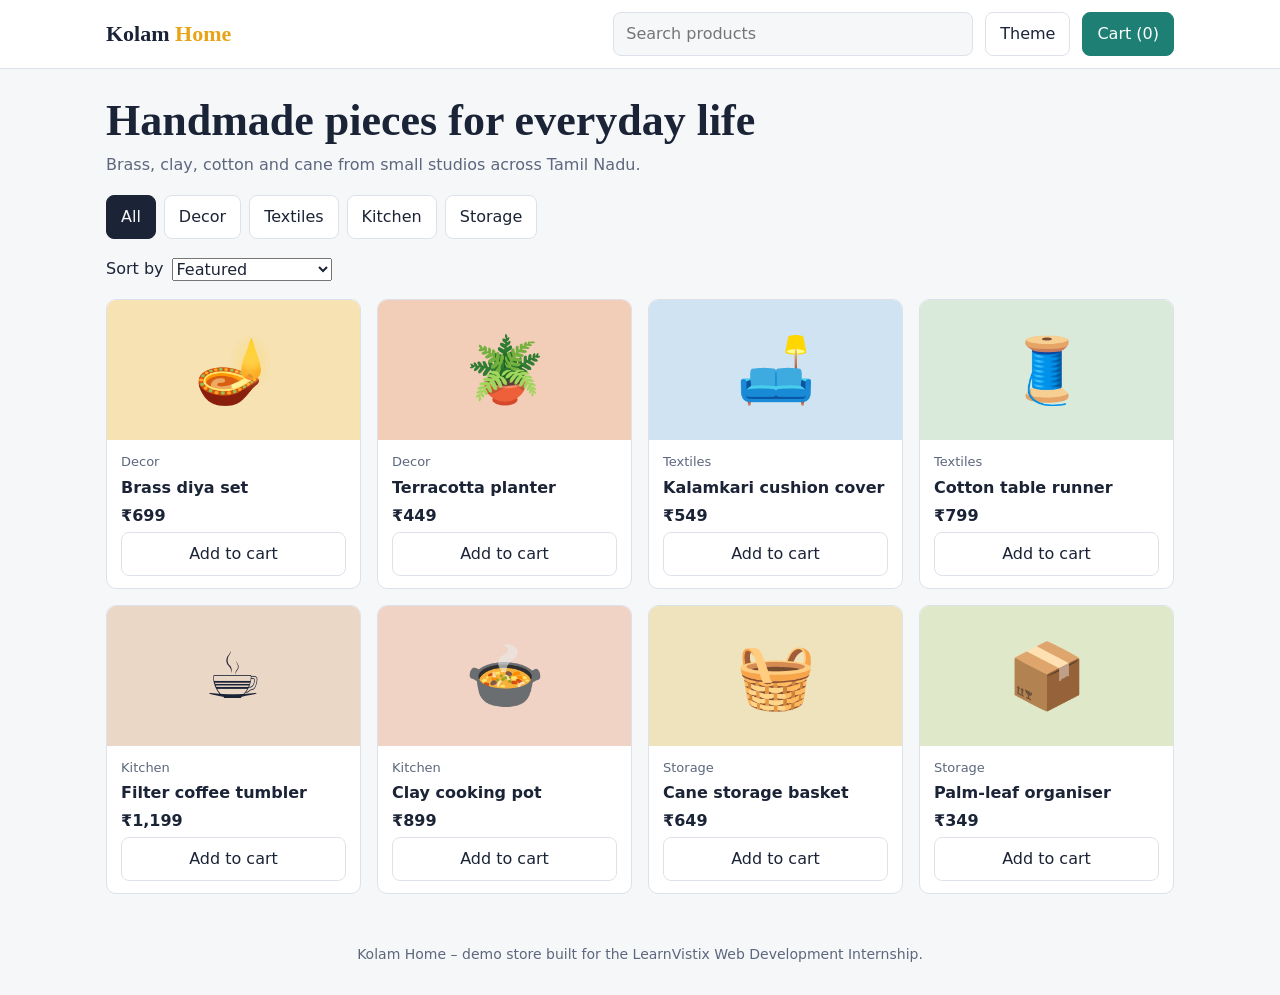
<file: E-commerce/index.html>
<!DOCTYPE html>
<html lang="en"><head><meta charset="utf-8">
<meta name="viewport" content="width=device-width, initial-scale=1, viewport-fit=cover">
<title>Kolam Home – Handmade Home Goods!!!</title>
<link rel="stylesheet" href="style.css"></head><body>
<header><div class="bar">
<div class="logo">Kolam <span>Home</span></div>
<input type="search" id="q" placeholder="Search products" aria-label="Search products">
<button id="theme" aria-label="Toggle theme">Theme</button>
<button class="primary" id="cartBtn">Cart (<span id="cnt">0</span>)</button>
</div></header>
<main>
<h1>Handmade pieces for everyday life</h1>
<p class="sub">Brass, clay, cotton and cane from small studios across Tamil Nadu.</p>
<div class="tools" id="cats"></div>
<div class="tools"><label for="sort">Sort by</label>
<select id="sort"><option value="">Featured</option><option value="lo">Price: low to high</option><option value="hi">Price: high to low</option></select></div>
<div class="grid" id="grid"></div>
</main>
<footer>Kolam Home – demo store built for the LearnVistix Web Development Internship.</footer>

<dialog id="detail"><div class="big" id="dPic"></div><h2 id="dName" style="margin:8px 0 0"></h2>
<div class="cat" id="dCat"></div><p id="dDesc"></p><div class="price" id="dPrice"></div>
<div style="display:flex;gap:8px;margin-top:14px"><button class="primary" id="dAdd">Add to cart</button><button id="dClose">Close</button></div></dialog>

<dialog id="cart"><h2 style="margin-top:0">Your cart</h2><div id="items"></div>
<div class="tot"><span>Total</span><span id="total">₹0</span></div>
<div style="display:flex;gap:8px"><button class="primary" id="checkout">Place order</button><button id="cClose">Keep shopping</button></div></dialog>
<div class="toast" id="toast" role="status"></div>

<script src="script.js"></script></body></html>
</file>
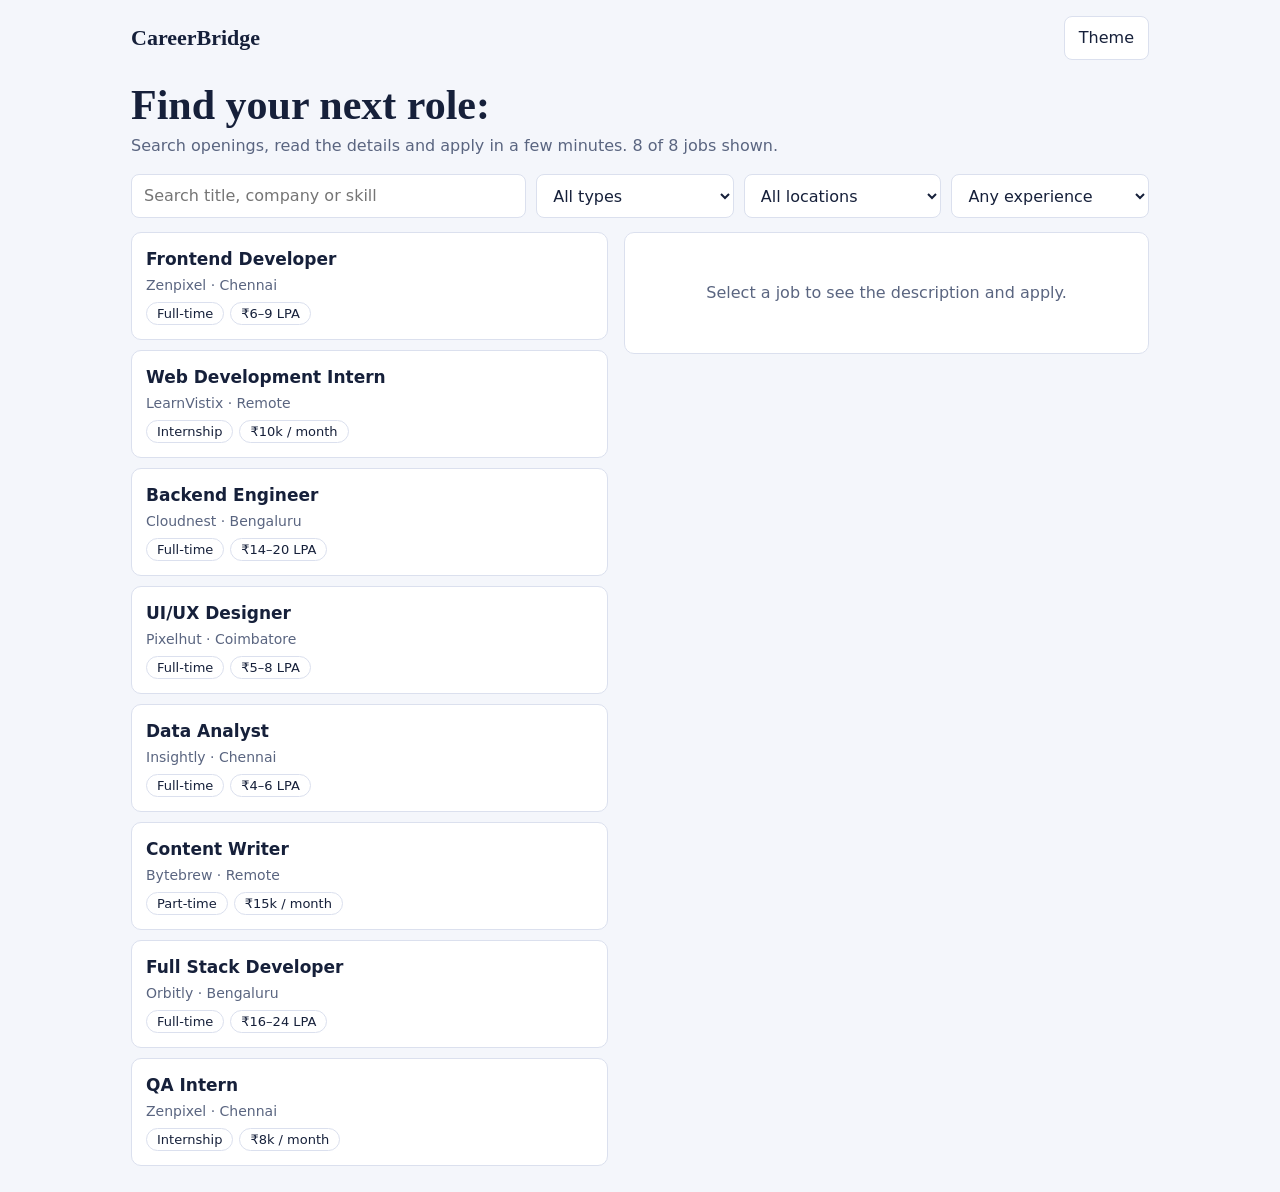
<file: Job portal/index.html>
<!DOCTYPE html>
<html lang="en">
  <head><meta charset="utf-8">
<meta name="viewport" content="width=device-width, initial-scale=1, viewport-fit=cover">
<title>CareerBridge:Job Portal!!</title>
<link rel="stylesheet" href="style.css"></head>
  <body>
    <div class="wrap">
<nav><div class="logo">CareerBridge</div><button id="theme">Theme</button></nav>
<h1>Find your next role:</h1>
<p class="sub">Search openings, read the details and apply in a few minutes. <span id="count"></span></p>
<div class="filters">
<input type="search" id="q" placeholder="Search title, company or skill" aria-label="Search jobs">
<select id="type" aria-label="Job type"><option value="">All types</option><option>Full-time</option><option>Internship</option><option>Part-time</option></select>
<select id="loc" aria-label="Location"><option value="">All locations</option></select>
<select id="exp" aria-label="Experience"><option value="">Any experience</option><option value="0">Fresher</option><option value="1">1–3 years</option><option value="3">3+ years</option></select>
</div>
<div class="layout"><div id="list"></div><aside class="panel" id="panel" aria-live="polite"></aside></div>
</div>
<script src="script.js"></script></body></html>
</file>
<file: E-commerce/style.css>
:root{box-sizing:border-box;padding-top:env(safe-area-inset-top,0px);padding-bottom:env(safe-area-inset-bottom,0px);--bg:#f5f7f9;--card:#fff;--ink:#1b2336;--mute:#5d677d;--line:#dde2ea;--acc:#1e7f74;--hi:#e8a317}
@media(prefers-color-scheme:dark){:root:not([data-theme=light]){--bg:#121722;--card:#1b2231;--ink:#eef1f6;--mute:#9aa5ba;--line:#2c3649;--acc:#4fc3b5;--hi:#f0b840}}
:root[data-theme=dark]{--bg:#121722;--card:#1b2231;--ink:#eef1f6;--mute:#9aa5ba;--line:#2c3649;--acc:#4fc3b5;--hi:#f0b840}
html{scroll-padding-top:env(safe-area-inset-top,0px)}
*{box-sizing:border-box}body{margin:0;background:var(--bg);color:var(--ink);font:16px/1.5 system-ui,-apple-system,"Segoe UI",sans-serif}
header{position:sticky;top:env(safe-area-inset-top,0px);background:var(--card);border-bottom:1px solid var(--line);z-index:5}
.bar{max-width:1100px;margin:auto;padding:12px 16px;display:flex;gap:12px;align-items:center;flex-wrap:wrap}
.logo{font:700 22px Georgia,serif;margin-right:auto}.logo span{color:var(--hi)}
input,select,button{font:inherit;color:inherit}
input[type=search]{flex:1 1 220px;max-width:360px;padding:9px 12px;border:1px solid var(--line);border-radius:8px;background:var(--bg)}
button{cursor:pointer;border:1px solid var(--line);background:var(--card);padding:9px 14px;border-radius:8px}
button:focus-visible,input:focus-visible,select:focus-visible{outline:2px solid var(--acc);outline-offset:2px}
.primary{background:var(--acc);color:#fff;border-color:var(--acc)}
main{max-width:1100px;margin:auto;padding:20px 16px}
h1{font:700 clamp(28px,5vw,44px)/1.1 Georgia,serif;margin:8px 0}
.sub{color:var(--mute);margin:0 0 18px}
.tools{display:flex;gap:8px;flex-wrap:wrap;align-items:center;margin-bottom:18px}
.chip[aria-pressed=true]{background:var(--ink);color:var(--bg);border-color:var(--ink)}
.grid{display:grid;grid-template-columns:repeat(auto-fill,minmax(210px,1fr));gap:16px}
.card{background:var(--card);border:1px solid var(--line);border-radius:10px;overflow:hidden;display:flex;flex-direction:column}
.pic{height:140px;display:grid;place-items:center;font-size:64px;cursor:pointer}
.info{padding:12px 14px;display:flex;flex-direction:column;gap:4px;flex:1}
.info h3{margin:0;font-size:16px}.cat{color:var(--mute);font-size:13px}.price{font-weight:700}
.info button{margin-top:auto}
.empty{grid-column:1/-1;text-align:center;color:var(--mute);padding:40px}
dialog{border:1px solid var(--line);border-radius:12px;background:var(--card);color:var(--ink);max-width:420px;width:calc(100% - 32px);padding:20px}
dialog::backdrop{background:rgba(0,0,0,.5)}
.big{font-size:90px;text-align:center}
.row{display:flex;align-items:center;gap:10px;padding:10px 0;border-bottom:1px solid var(--line)}
.row .n{flex:1}.q button{padding:2px 9px}
.tot{display:flex;justify-content:space-between;font-weight:700;font-size:18px;padding:14px 0}
.toast{position:fixed;left:50%;bottom:calc(20px + env(safe-area-inset-bottom,0px));transform:translateX(-50%);background:var(--ink);color:var(--bg);padding:10px 18px;border-radius:8px;display:none;z-index:9}
footer{text-align:center;color:var(--mute);padding:30px 16px;font-size:14px}
</file>
<file: Job portal/style.css>
:root{box-sizing:border-box;padding-top:env(safe-area-inset-top,0px);padding-bottom:env(safe-area-inset-bottom,0px);--bg:#f4f6fb;--card:#fff;--ink:#16203a;--mute:#5a6580;--line:#dbe0ee;--acc:#3b5bdb;--ok:#1b7f4b}
@media(prefers-color-scheme:dark){:root:not([data-theme=light]){--bg:#10141f;--card:#1a2030;--ink:#eef1f8;--mute:#9aa4bd;--line:#2b3450;--acc:#8ea2ff;--ok:#5fd394}}
:root[data-theme=dark]{--bg:#10141f;--card:#1a2030;--ink:#eef1f8;--mute:#9aa4bd;--line:#2b3450;--acc:#8ea2ff;--ok:#5fd394}
html{scroll-padding-top:env(safe-area-inset-top,0px)}
*{box-sizing:border-box}body{margin:0;background:var(--bg);color:var(--ink);font:16px/1.5 system-ui,-apple-system,"Segoe UI",sans-serif}
.wrap{max-width:1050px;margin:auto;padding:16px}
nav{display:flex;align-items:center;gap:10px}.logo{font:700 22px Georgia,serif;margin-right:auto}
input,select,textarea,button{font:inherit;color:inherit}
input,select,textarea{width:100%;padding:9px 12px;border:1px solid var(--line);border-radius:8px;background:var(--card)}
button{cursor:pointer;border:1px solid var(--line);background:var(--card);padding:9px 14px;border-radius:8px}
:focus-visible{outline:2px solid var(--acc);outline-offset:2px}
.primary{background:var(--acc);color:var(--bg);border-color:var(--acc);font-weight:600}
h1{font:700 clamp(28px,5vw,42px)/1.1 Georgia,serif;margin:22px 0 6px}.sub{color:var(--mute);margin:0 0 16px}
.filters{display:grid;grid-template-columns:2fr 1fr 1fr 1fr;gap:10px;margin-bottom:14px}
.layout{display:grid;grid-template-columns:minmax(0,1fr) minmax(0,1.1fr);gap:16px;align-items:start}
.job{background:var(--card);border:1px solid var(--line);border-radius:10px;padding:14px;margin-bottom:10px;cursor:pointer;display:block;width:100%;text-align:left}
.job[aria-pressed=true]{border-color:var(--acc);box-shadow:0 0 0 1px var(--acc)}
.job h3{margin:0 0 2px;font-size:17px}.meta{color:var(--mute);font-size:14px}
.tag{display:inline-block;border:1px solid var(--line);border-radius:99px;padding:1px 10px;font-size:13px;margin:6px 6px 0 0}
.panel{background:var(--card);border:1px solid var(--line);border-radius:10px;padding:18px;position:sticky;top:12px}
.panel h2{margin:0}.panel ul{padding-left:20px}
label{display:block;font-size:14px;font-weight:600;margin:10px 0 4px}
.err{color:#c92a2a;font-size:13px;min-height:16px}
.ok{background:color-mix(in srgb,var(--ok) 15%,transparent);border:1px solid var(--ok);border-radius:8px;padding:12px;margin-top:12px}
.empty{color:var(--mute);padding:30px;text-align:center}
@media(max-width:800px){.filters{grid-template-columns:1fr 1fr}.filters input{grid-column:1/-1}.layout{grid-template-columns:1fr}.panel{position:static}}
</file>
